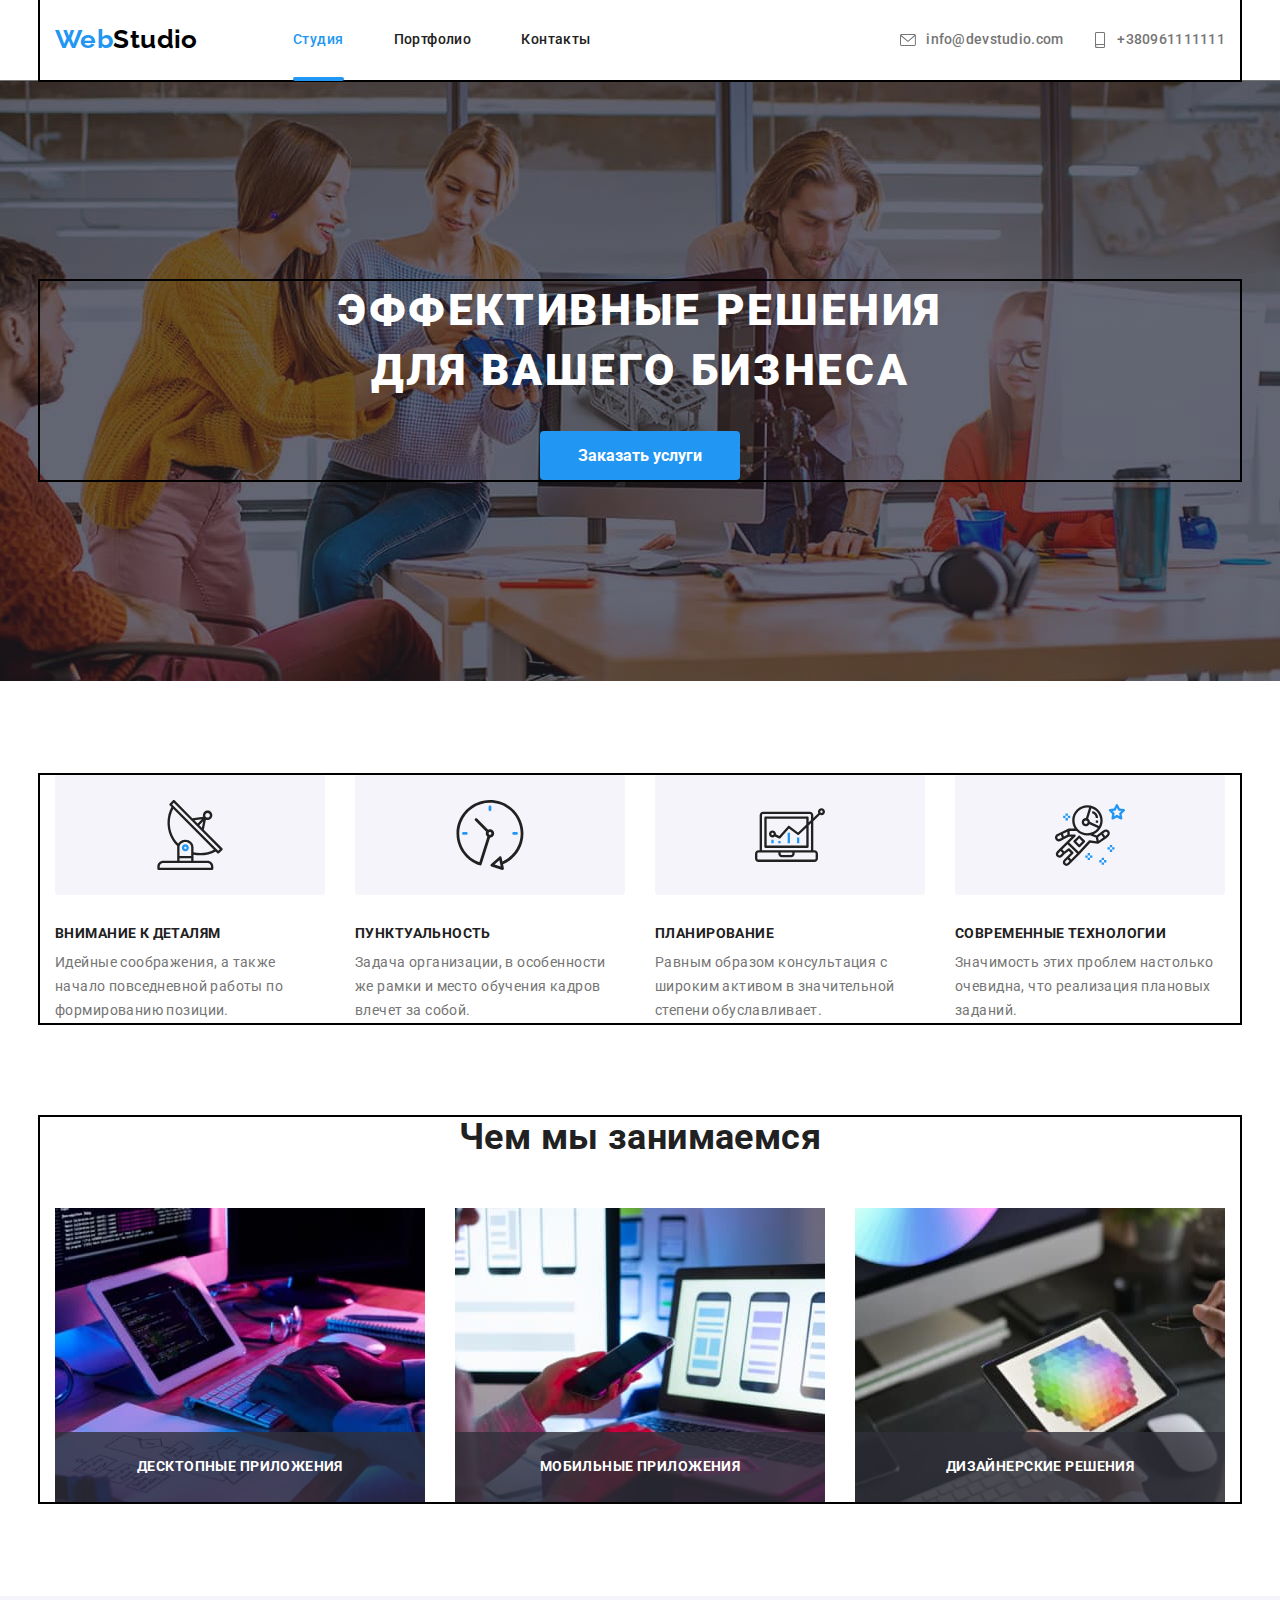
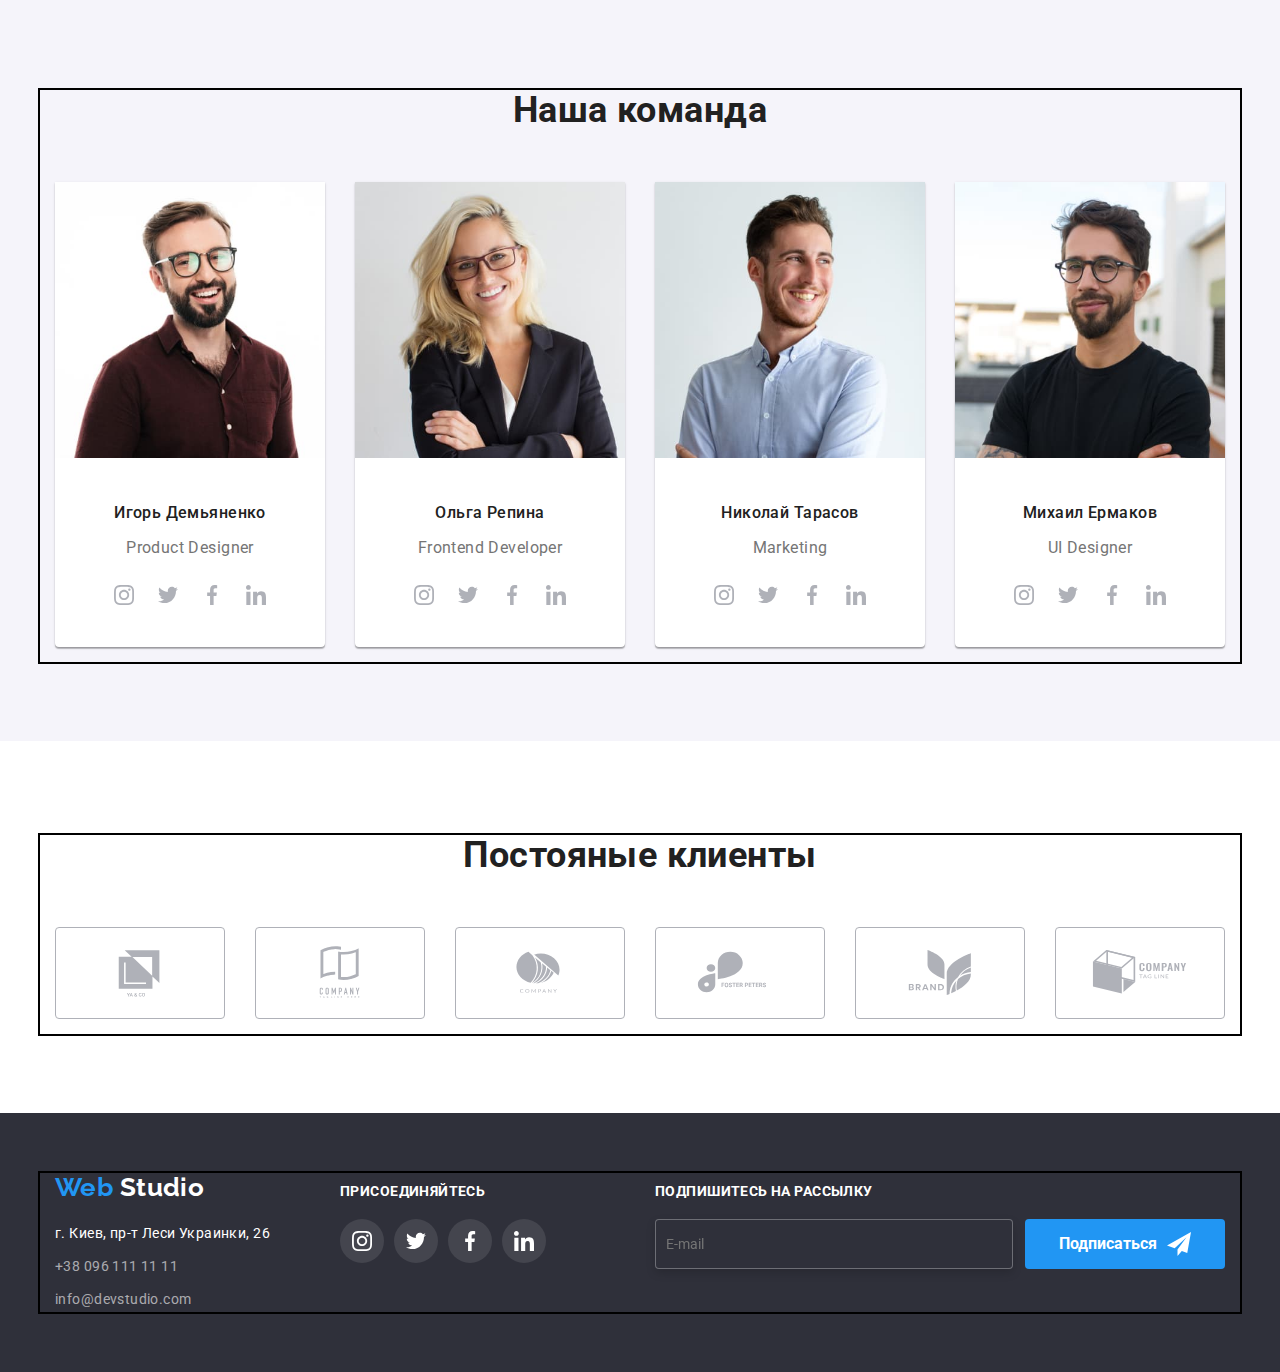
<file: index.html>
<!DOCTYPE html>
<html lang="ru">

<head>
  <meta charset="UTF-8" />
  <meta http-equiv="X-UA-Compatible" content="IE=edge" />
  <meta name="viewport" content="width=device-width, initial-scale=1.0" />
  <title>Студия</title>
  <link href="https://fonts.googleapis.com/css2?family=Raleway:wght@700&family=Roboto:wght@400;500;700;900&display=swap"
    rel="stylesheet" />
  <link rel="stylesheet"
    href="https://cdnjs.cloudflare.com/ajax/libs/modern-normalize/1.1.0/modern-normalize.min.css" />
  <link href="./css/main.min.css" rel="stylesheet" />
</head>

<body>
  <!-- Шапка сайта -->
  <header class="header">
    <div class="container header__nav">
      <a href="./" class="logo-link">
        <span class="logo-accent">Web</span>Studio </a>

      <div class="menu-container" id=menu-container data-menu>
        <nav class="container-nav">
          <ul class="site-nav list">
            <li class="site-nav__item"><a href="./index.html" class="site-nav__link current">Студия</a></li>
            <li class="site-nav__item"><a href="./portfolio.html" class="site-nav__link">Портфолио</a></li>
            <li class="site-nav__item"><a href="" class="site-nav__link">Контакты</a></li>
          </ul>
        </nav>
          <div class="auth-nav">
            <ul class="auth-nav__list list">
              <li class="auth-nav__item">
                <a href="info@devstudio.com" class="auth-nav__header-contact">
                  <svg class="nav-envelope"  width="16" height="14" >
                    <use href="./images/symbol-defs.svg#envelope"></use>
                  </svg>
                  info@devstudio.com</a>
              </li>
              <li class="auth-nav__item">
                <a href="tel:+380961111111" class="auth-nav__header-contact auth-nav__header-contact--mob">
                  <svg class="nav-smartphone"  width="14" height="16">
                    <use href="./images/symbol-defs.svg#smartphone"></use>
                  </svg>
                  +380961111111</a>
              </li>
            </ul>
            <ul class="social-nav">
              <li class="social-nav__item">
                <a class="social-nav__link" href="">Instagram</a>
              </li>
              <li class="social-nav__item">
                <a class="social-nav__link" href="">Twitter</a>
              </li>
              <li class="social-nav__item">
                <a class="social-nav__link" href="">Facebook</a>
              </li>
              <li class="social-nav__item">
                <a class="social-nav__link" href="">Linkedln</a>
              </li>
            </ul>
          </div>
      </div>

      <button type="button" class="menu-button" aria-expanded=false aria-controls="menu-container" data-menu-button>
        <svg width="40" height="40" aria-label="Переключатель мобильного меню">
          <use class=icon-menu href="./images/symbol-defs.svg#menu_40px"></use>
          <use class=icon-cross href="./images/symbol-defs.svg#close_40px"></use>
        </svg>
      </button>
    </div>
  </header>
  <!-- Основа -->
  <main>
    <section class="hero">
      <div class="hero__link">
        <div class="container">
          <h1 class="hero__title">Эффективные решения для вашего бизнеса</h1>
          <button data-modal-open type="button" class="hero__button">Заказать услуги</button>

        </div>
      </div>
    </section>
    <!-- секція 2 -->
    <section class="section-feature ">
      <div class="container">
        <h2 class="visually-hidden">Особенности</h2>
        <ul class="feature">
          <li class="feature__item">
            <div class="feature__icon">
              <svg class="icon" width="70" height="70">
                <use href="./images/symbol-defs.svg#antenna"></use>
              </svg>
            </div>
            <h3 class="feature__title">Внимание к деталям</h3>
            <p class="feature__text">
              Идейные соображения, а также начало повседневной работы по формированию позиции.
            </p>
          </li>
          <li class="feature__item">
            <div class="feature__icon">
              <svg class="icon" width="70" height="70">
                <use href="./images/symbol-defs.svg#clock"></use>
              </svg>
            </div>
            <h3 class="feature__title">Пунктуальность</h3>
            <p class="feature__text">
              Задача организации, в особенности же рамки и место обучения кадров влечет за собой.
            </p>
          </li>
          <li class="feature__item">
            <div class="feature__icon">
              <svg class="icon" width="70" height="70">
                <use href="./images/symbol-defs.svg#diagram"></use>
              </svg>
            </div>
            <h3 class="feature__title">Планирование</h3>
            <p class="feature__text">
              Равным образом консультация с широким активом в значительной степени обуславливает.
            </p>
          </li>
          <li class="feature__item">
            <div class="feature__icon">
              <svg class="icon" width="70" height="70">
                <use href="./images/symbol-defs.svg#astronaut"></use>
              </svg>
            </div>
            <h3 class="feature__title">Современные технологии</h3>
            <p class="feature__text">
              Значимость этих проблем настолько очевидна, что реализация плановых заданий.
            </p>
          </li>
        </ul>
      </div>
    </section>
    <!-- Чем мы занимаемся -->
    <section class="section-profession">
      <div class="container">
        <h2 class="section-profession__title">Чем мы занимаемся</h2>
        <ul class="profession-images">
          <li class="images-item">
            <img class="images-item__img" 
              srcset="./images/imagex2/service1.jpg 1x, ./images/imagex2/service1@2x.jpg 2x"
              src="./images/imagex2/service1.jpg" 
              alt="кодування" 
              width="370" />
            <div class="images-item__label">Десктопные приложения</div>
          </li>
          <li class="images-item">
            <img class="images-item__img" 
              srcset="./images/imagex2/service2.jpg 1x, ./images/imagex2/service2@2x.jpg 2x"
              src="./images/imagex2/service2.jpg" 
              alt="адаптация" width="370" />
            <div class="images-item__label">Мобильные приложения</div>
          </li>
          <li class="images-item">
            <img class="images-item__img" 
            srcset="./images/imagex2/service3.jpg 1x, ./images/imagex2/service3@2x.jpg 2x"
            src="./images/imagex2/service3.jpg" alt="дизайн" width="370" />
            <div class="images-item__label">дизайнерские решения</div>
          </li>
        </ul>
      </div>
    </section>
    <!-- Наша команда -->
    <section class="section-team">
      <div class="container">
        <h2 class="section-team__title">Наша команда</h2>
        <ul class="team-list">
          <li class="team-list__item">
            <img srcset="./images/imagex2/team1.jpg 1x, ./images/imagex2/team1@2x.jpg 2x"
            src="./images/imagex2/team1.jpg" alt="фото" width="270" />
            <div class="team-list__box">
              <h3 class="team-list__title">Игорь Демьяненко</h3>
              <p class="team-list__text">Product Designer</p>
              <ul class="team-web__list">
                <li class="team-web__item">
                  <a class="team-web__link" href="">
                    <svg class="team-web__icon" width="20" height="20">
                      <use href="./images/symbol-defs.svg#instagram"></use>
                    </svg>
                  </a>
                </li>
                <li class="team-web__item">
                  <a class="team-web__link" href="">
                    <svg class="team-web__icon" width="20" height="20">
                      <use href="./images/symbol-defs.svg#twiter"></use>
                    </svg>
                  </a>
                </li>
                <li class="team-web__item">
                  <a class="team-web__link" href="">
                    <svg class="team-web__icon" width="20" height="20">
                      <use href="./images/symbol-defs.svg#facebook"></use>
                    </svg>
                  </a>
                </li>
                <li class="team-web__item">
                  <a class="team-web__link" href="">
                    <svg class="team-web__icon" width="20" height="20">
                      <use href="./images/symbol-defs.svg#in"></use>
                    </svg>
                  </a>
                </li>
              </ul>
            </div>
          </li>
          <li class="team-list__item">
            <img srcset="./images/imagex2/team2.jpg 1x, ./images/imagex2/team2@2x.jpg 2x"
            src="./images/imagex2/team2.jpg" alt="фото" width="270" />
            <div class="team-list__box">
              <h3 class="team-list__title">Ольга Репина</h3>
              <p class="team-list__text">Frontend Developer</p>
              <ul class="team-web__list">
                <li class="team-web__item">
                  <a class="team-web__link" href="">
                    <svg class="team-web__icon" width="20" height="20">
                      <use href="./images/symbol-defs.svg#instagram"></use>
                    </svg>
                  </a>
                </li>
                <li class="team-web__item">
                  <a class="team-web__link" href="">
                    <svg class="team-web__icon" width="20" height="20">
                      <use href="./images/symbol-defs.svg#twiter"></use>
                    </svg>
                  </a>
                </li>
                <li class="team-web__item">
                  <a class="team-web__link" href="">
                    <svg class="team-web__icon" width="20" height="20">
                      <use href="./images/symbol-defs.svg#facebook"></use>
                    </svg>
                  </a>
                </li>
                <li class="team-web__item">
                  <a class="team-web__link" href="">
                    <svg class="team-web__icon" width="20" height="20">
                      <use href="./images/symbol-defs.svg#in"></use>
                    </svg>
                  </a>
                </li>
              </ul>
            </div>
          </li>
          <li class="team-list__item">
            <img srcset="./images/imagex2/team3.jpg 1x, ./images/imagex2/team3@2x.jpg 2x"
            src="./images/imagex2/team3.jpg" alt="фото" width="270" />
            <div class="team-list__box">
              <h3 class="team-list__title">Николай Тарасов</h3>
              <p class="team-list__text">Marketing</p>
              <ul class="team-web__list">
                <li class="team-web__item">
                  <a class="team-web__link" href="">
                    <svg class="team-web__icon" width="20" height="20">
                      <use href="./images/symbol-defs.svg#instagram"></use>
                    </svg>
                  </a>
                </li>
                <li class="team-web__item">
                  <a class="team-web__link" href="">
                    <svg class="team-web__icon" width="20" height="20">
                      <use href="./images/symbol-defs.svg#twiter"></use>
                    </svg>
                  </a>
                </li>
                <li class="team-web__item">
                  <a class="team-web__link" href="">
                    <svg class="team-web__icon" width="20" height="20">
                      <use href="./images/symbol-defs.svg#facebook"></use>
                    </svg>
                  </a>
                </li>
                <li class="team-web__item">
                  <a class="team-web__link" href="">
                    <svg class="team-web__icon" width="20" height="20">
                      <use href="./images/symbol-defs.svg#in"></use>
                    </svg>
                  </a>
                </li>
              </ul>
            </div>
          </li>
          <li class="team-list__item">
            <img srcset="./images/imagex2/team4.jpg 1x, ./images/imagex2/team4@2x.jpg 2x"
            src="./images/imagex2/team4.jpg" alt="фото" width="270" />
            <div class="team-list__box">
              <h3 class="team-list__title">Михаил Ермаков</h3>
              <p class="team-list__text">UI Designer</p>
              <ul class="team-web__list">
                <li class="team-web__item">
                  <a class="team-web__link" href="">
                    <svg class="team-web__icon" width="20" height="20">
                      <use href="./images/symbol-defs.svg#instagram"></use>
                    </svg>
                  </a>
                </li>
                <li class="team-web__item">
                  <a class="team-web__link" href="">
                    <svg class="team-web__icon" width="20" height="20">
                      <use href="./images/symbol-defs.svg#twiter"></use>
                    </svg>
                  </a>
                </li>
                <li class="team-web__item">
                  <a class="team-web__link" href="">
                    <svg class="team-web__icon" width="20" height="20">
                      <use href="./images/symbol-defs.svg#facebook"></use>
                    </svg>
                  </a>
                </li>
                <li class="team-web__item">
                  <a class="team-web__link" href="">
                    <svg class="team-web__icon" width="20" height="20">
                      <use href="./images/symbol-defs.svg#in"></use>
                    </svg>
                  </a>
                </li>
              </ul>
            </div>
          </li>
        </ul>
      </div>
    </section>
    <!--Постояные клиенты-->
    <section class="section-cliends">
      <div class="container">
        <h2 class="section-cliends__title">Постояные клиенты</h2>
        <ul class="cliends-list">
          <li class="cliends-list__item">
            <a class="cliends-link" href="">
              <svg class="cliends-link__icon" width="106" height="60">
                <use href="./images/symbol-defs.svg#Logo1"></use>
              </svg>
            </a>
          </li>
          <li class="cliends-list__item">
            <a class="cliends-link" href="">
              <svg class="cliends-link__icon" width="106" height="60">
                <use href="./images/symbol-defs.svg#Logo2"></use>
              </svg>
            </a>
          </li>
          <li class="cliends-list__item">
            <a class="cliends-link" href="">
              <svg class="cliends-link__icon" width="106" height="60">
                <use href="./images/symbol-defs.svg#Logo3"></use>
              </svg>
            </a>
          </li>
          <li class="cliends-list__item">
            <a class="cliends-link" href="">
              <svg class="cliends-link__icon" width="106" height="60">
                <use href="./images/symbol-defs.svg#Logo4"></use>
              </svg>
            </a>
          </li>
          <li class="cliends-list__item">
            <a class="cliends-link" href="">
              <svg class="cliends-link__icon" width="106" height="60">
                <use href="./images/symbol-defs.svg#Logo5"></use>
              </svg>
            </a>
          </li>
          <li class="cliends-list__item">
            <a class="cliends-link" href="">
              <svg class="cliends-link__icon" width="106" height="60">
                <use href="./images/symbol-defs.svg#Logo6"></use>
              </svg>
            </a>
          </li>
        </ul>
      </div>
    </section>
  </main>
  <footer class="footer">
    <div class="container footer-box">
      <div class="footer-tablet">
        <div class="address-box">
          <a href="./" class="logo-link">
            <span class="logo-accent">Web</span>
            <span class="footer__logo">Studio</span>
          </a>
          <address class="footer__address">
            <ul class="address-list list">
              <li class="address-list__item">
                <a href="https://www.google.com.ua/maps/place/%D0%B1%D1%83%D0%BB%D1%8C%D0%B2%D0%B0%D1%80+%D0%9B%D0%B5%D1%81%D1%96+%D0%A3%D0%BA%D1%80%D0%B0%D1%97%D0%BD%D0%BA%D0%B8,+26,+%D0%9A%D0%B8%D1%97%D0%B2,+02000/@50.4265807,30.5361971,17z/data=!3m1!4b1!4m5!3m4!1s0x40d4cf0e033ecbe9:0x57a4dffefec77da0!8m2!3d50.4265807!4d30.5383858"
                  target="_blank" rel="noopener noreferrer" class="address-list__link">г. Киев, пр-т Леси Украинки,
                  26</a>
              </li>
              <li class="address-list__item">
                <a href="tel:+380961111111" class="address-list__contacts">+38 096 111 11 11</a>
              </li>
              <li class="address-list__item">
                <a href="mailto:info@devstudio.com" class="address-list__contacts">info@devstudio.com</a>
              </li>
            </ul>
          </address>
        </div>
        <div class="join-box">
          <h2 class="join-box__title">Присоединяйтесь</h2>
          <ul class="join-box__list">
            <li>
              <a class="join-box__link" href="">
                <svg class="join-box__icon" width="20" height="20">
                  <use href="./images/symbol-defs.svg#instagram"></use>
                </svg>
              </a>
            </li>
            <li>
              <a class="join-box__link" href="">
                <svg class="join-box__icon" width="20" height="20">
                  <use href="./images/symbol-defs.svg#twiter"></use>
                </svg>
              </a>
            </li>
            <li>
              <a class="join-box__link" href="">
                <svg class="join-box__icon" width="20" height="20">
                  <use href="./images/symbol-defs.svg#facebook"></use>
                </svg>
              </a>
            </li>
            <li>
              <a class="join-box__link" href="">
                <svg class="join-box__icon" width="20" height="20">
                  <use href="./images/symbol-defs.svg#in"></use>
                </svg>
              </a>
            </li>
          </ul>
        </div>
      </div>
      <div class="footer-submit">
        <h2 class="submit-title">Подпишитесь на рассылку</h2>

        <form class="submit-form">
          <div class="submit-box">
            <label for="submit-label"></label>
            <input class="submit-input" type="email" name="mail" id="mail" placeholder="E-mail">
        </form>
        <button tupe="submit" class="submit-button">Подписаться
          <svg class="submit-icon" width="24" height="24">
            <use href="./images/symbol-defs.svg#iconsend"></use>
          </svg>
        </button>
      </div>
    </div>
    </div>
  </footer>
  <div class="backdrop is-hidden" data-modal>
    <div class="modal">
      <button data-modal-close class="modal-close">
        <svg class="modal-icon" width="11" height="11">
          <use href="./images/symbol-defs.svg#clouse">
          </use>
        </svg>
      </button>
      <div class="modal-box">
        <h2 class="modal-box__title">Оставьте свои даные, мы вам перезвоним</h2>
        <form class="form" name="signup_form">

          <label class="form__label">
            <span class="form__tag">Имя</span>
            <div class="input-wrapper">
              <input class="form__input" name="name" type="name" required />
              <svg class="form__icon" width="18" height="18">
                <use href="./images/symbol-defs.svg#person"></use>
              </svg>
            </div>
          </label>
          <label class="form__label">
            <span class="form__tag">Телефон</span>
            <div class="input-wrapper">
              <input class="form__input" name="tel" type="tel" required>
              <svg class="form__icon" width="18" height="18">
                <use href="./images/symbol-defs.svg#phone"></use>
              </svg>
            </div>
          </label>
          <label class="form__label">
            <span class="form__tag">Пошта </span>
            <div class="input-wrapper">
              <input class="form__input" name="email" type="email" required>
              <svg class="form__icon" width="18" height="18">
                <use href="./images/symbol-defs.svg#email"></use>
              </svg>
            </div>
          </label>

          <label class="form__comment">
            <span class="form__tag">Коментарий</span>
            <textarea class="form__textarea" name="message" placeholder="Введите текст"></textarea>
          </label>

          <!-- <div class="checkbox"> -->
          <label class="checkbox-label">
            <input class="checkbox-field" type="checkbox" name="" value="">
            <span class="fake">
              <svg class="checkbox-icon" width="16" height="15">
                <use href="./images/symbol-defs.svg#Vectorr"></use>
              </svg>
              Соглашаюсь с рассылкой и принимаю&nbsp<a href="" class="checkbox-title">Условия договора</a>
            </span>
          </label>
          <!-- </div> -->
          <button class="form__button" tupe="submit">Отправить</button>
        </form>
      </div>
    </div>
  </div>
  <script src="./js/modal.js"></script>
  <script src="./js/menu.js"></script>
</body>

</html>
</file>
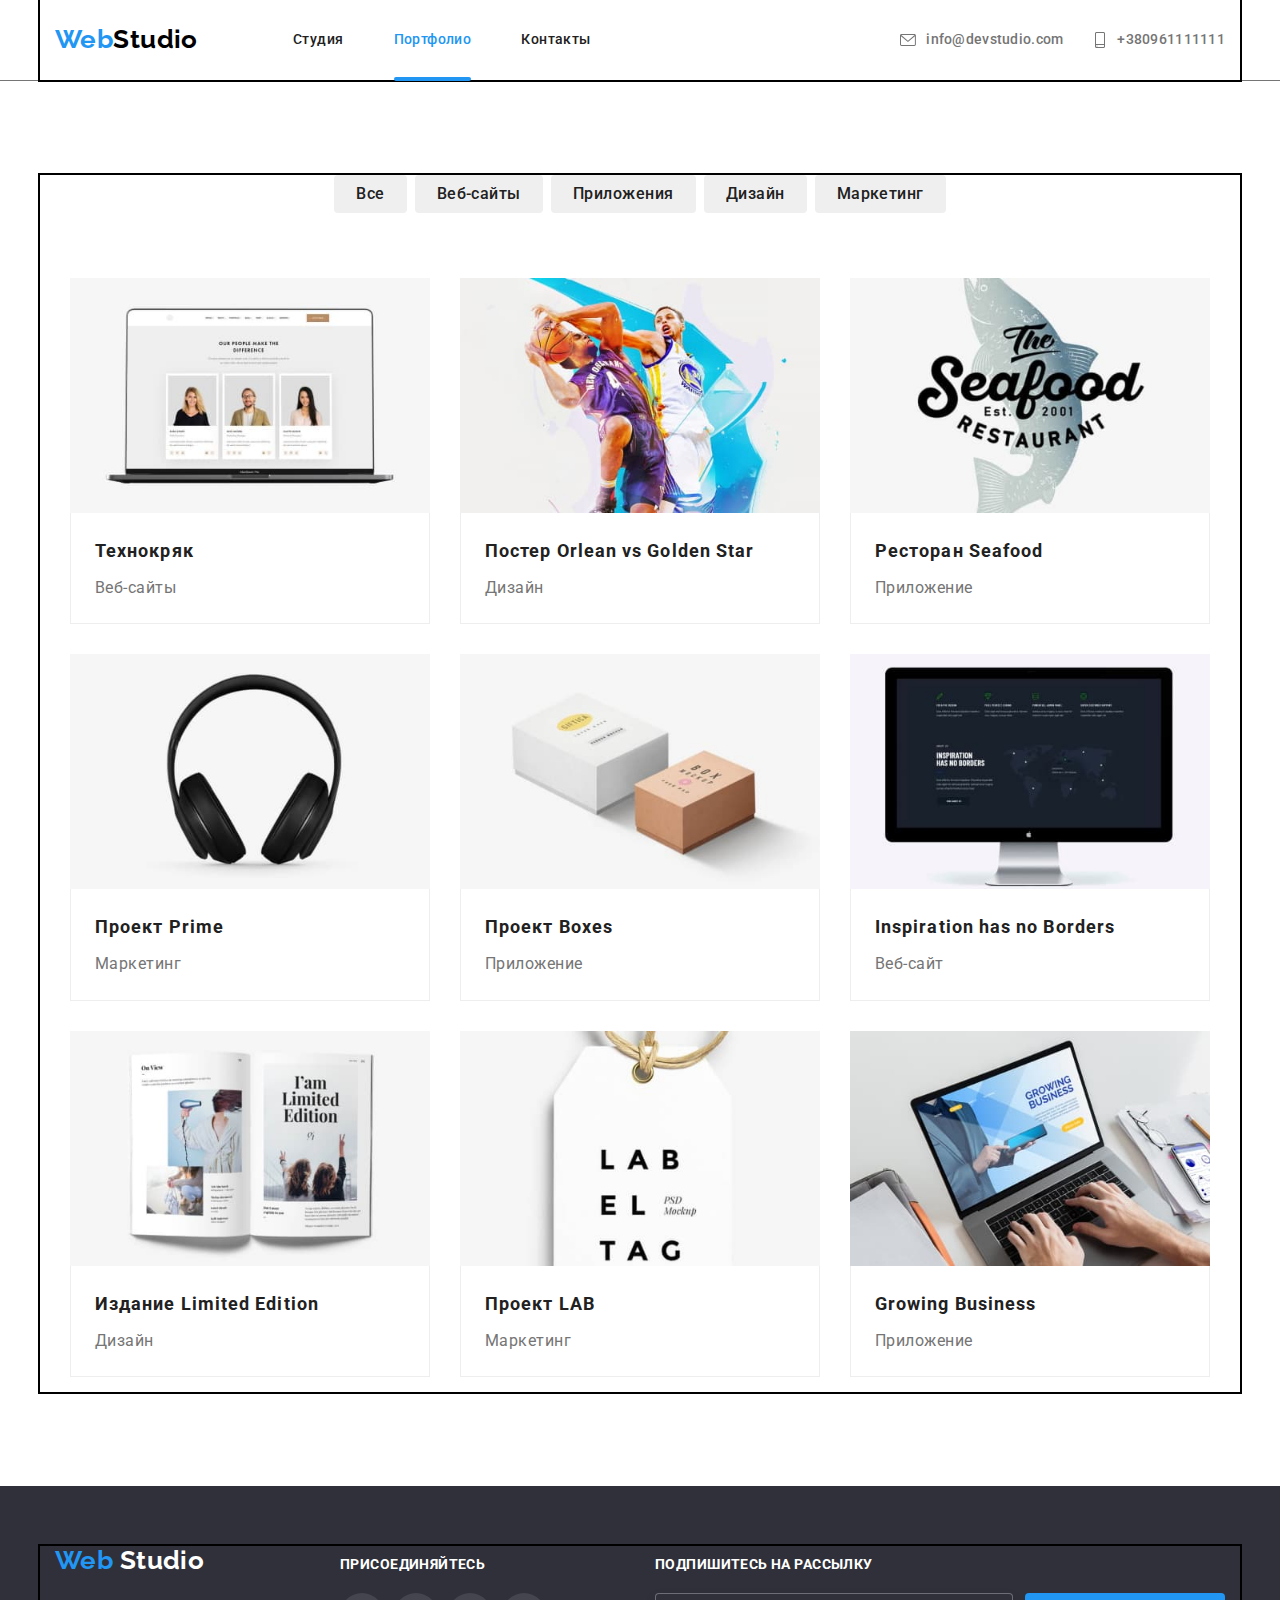
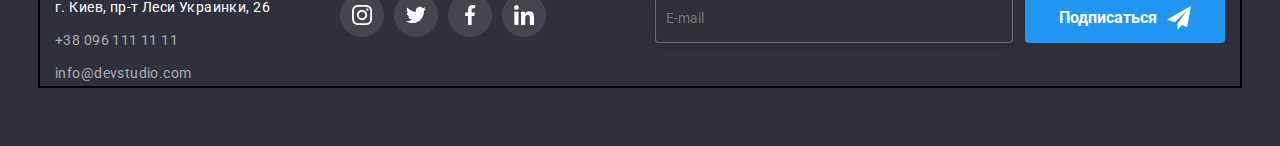
<file: portfolio.html>
<!DOCTYPE html>
<html lang="ru">
  <head>
    <meta charset="UTF-8" />
    <meta http-equiv="X-UA-Compatible" content="IE=edge" />
    <meta name="viewport" content="width=device-width, initial-scale=1.0" />
    <title>Портфолио</title>
    <link
      href="https://fonts.googleapis.com/css2?family=Raleway:wght@700&family=Roboto:wght@400;500;700;900&display=swap"
      rel="stylesheet"
    />
    <link
      rel="stylesheet"
      href="https://cdnjs.cloudflare.com/ajax/libs/modern-normalize/1.1.0/modern-normalize.min.css"
    />
    <link href="./css/main.min.css" rel="stylesheet" />
  </head>
  <body>
    <!-- Шапка сайта -->
  <header class="header">
    <div class="container header__nav">
      <a href="./" class="logo-link">
        <span class="logo-accent">Web</span>Studio </a>

      <div class="menu-container" id=menu-container data-menu>
        <nav class="container-nav">
          <ul class="site-nav list">
            <li class="site-nav__item"><a href="./index.html" class="site-nav__link ">Студия</a></li>
            <li class="site-nav__item"><a href="./portfolio.html" class="site-nav__link current">Портфолио</a></li>
            <li class="site-nav__item"><a href="" class="site-nav__link">Контакты</a></li>
          </ul>
        </nav>
          <div class="auth-nav">
            <ul class="auth-nav__list list">
              <li class="auth-nav__item">
                <a href="info@devstudio.com" class="auth-nav__header-contact">
                  <svg class="nav-envelope"  width="16" height="14" >
                    <use href="./images/symbol-defs.svg#envelope"></use>
                  </svg>
                  info@devstudio.com</a>
              </li>
              <li class="auth-nav__item">
                <a href="tel:+380961111111" class="auth-nav__header-contact auth-nav__header-contact--mob">
                  <svg class="nav-smartphone"  width="14" height="16">
                    <use href="./images/symbol-defs.svg#smartphone"></use>
                  </svg>
                  +380961111111</a>
              </li>
            </ul>
            <ul class="social-nav">
              <li class="social-nav__item">
                <a class="social-nav__link" href="">Instagram</a>
              </li>
              <li class="social-nav__item">
                <a class="social-nav__link" href="">Twitter</a>
              </li>
              <li class="social-nav__item">
                <a class="social-nav__link" href="">Facebook</a>
              </li>
              <li class="social-nav__item">
                <a class="social-nav__link" href="">Linkedln</a>
              </li>
            </ul>
          </div>
      </div>

      <button type="button" class="menu-button" aria-expanded=false aria-controls="menu-container" data-menu-button>
        <svg width="40" height="40" aria-label="Переключатель мобильного меню">
          <use class=icon-menu href="./images/symbol-defs.svg#menu_40px"></use>
          <use class=icon-cross href="./images/symbol-defs.svg#close_40px"></use>
        </svg>
      </button>
    </div>
  </header>
    <!-- Основна -->
    <main>
      <section class="section-filters">
        <div class="container">
          <h1 class="visually-hidden">Основные кнопки</h1>
          <ul class="filters list">
            <li class="filters__item">
              <button type="button" class="filters__button">Все</button>
            </li>
            <li class="filters__item">
              <button type="button" class="filters__button">Веб-сайты</button>
            </li>
            <li class="filters__item">
              <button type="button" class="filters__button">Приложения</button>
            </li>
            <li class="filters__item">
              <button type="button" class="filters__button">Дизайн</button>
            </li>
            <li class="filters__item">
              <button type="button" class="filters__button">Маркетинг</button>
            </li>
          </ul>
          <h2 class="visually-hidden">Проекты</h2>
          <ul class="project">
            <li class="project__item">
              <a class="project__card" href="">
                <div class="project--relative">
                  <img srcset="./images/imagex2/card1.jpg 1x, ./images/imagex2/card1@2x.jpg 2x"
                  src="./images/imagex2/card1.jpg" alt="картинка" width="370" class="project__img" />
                  <p class="project__text"> Ресурс предлагает комплексные предложения с разным уровнем функционала и сервисов. Все это позволит посетителю получить исчерпывающие сведения о компании или частном лице.</p>
                </div>
              <div class="project-description">
                <h3 class="project-description__title">Технокряк</h3>
                <p class="project-description__text">Веб-сайты</p>
              </div>
              </a>
            </li>
            <li class="project__item">
              <a class="project__card" href="">
                <div class="project--relative">
              <img srcset="./images/imagex2/card2.jpg 1x, ./images/imagex2/card2@2x.jpg 2x"
              src="./images/imagex2/card2.jpg" alt="баскетболл" width="370" class="project__img" />
              <p class="project__text"> Ресурс предлагает комплексные предложения с разным уровнем функционала и сервисов. Все это позволит посетителю получить исчерпывающие сведения о компании или частном лице.</p>
                </div>
              <div class="project-description">
                <h3 class="project-description__title">Постер Orlean vs Golden Star</h3>
                <p class="project-description__text">Дизайн</p>
              </div>
              </a>
            </li>
            <li class="project__item">
              <a class="project__card" href="">
                <div class="project--relative">
              <img srcset="./images/imagex2/card3.jpg 1x, ./images/imagex2/card3@2x.jpg 2x"
              src="./images/imagex2/card3.jpg" alt="Ресторан" width="370" class="project__img" />
              <p class="project__text"> Ресурс предлагает комплексные предложения с разным уровнем функционала и сервисов. Все это позволит посетителю получить исчерпывающие сведения о компании или частном лице.</p>
                </div>
              <div class="project-description">
                <h3 class="project-description__title">Ресторан Seafood</h3>
                <p class="project-description__text">Приложение</p>
              </div>
              </a>
            </li>
            <li class="project__item">
              <a class="project__card" href="">
                <div class="project--relative">
              <img srcset="./images/imagex2/card4.jpg 1x, ./images/imagex2/card4@2x.jpg 2x"
              src="./images/imagex2/card4.jpg" alt="Наушники" width="370" class="project__img" />
              <p class="project__text"> Ресурс предлагает комплексные предложения с разным уровнем функционала и сервисов. Все это позволит посетителю получить исчерпывающие сведения о компании или частном лице.</p>
                </div>
              <div class="project-description">
                <h3 class="project-description__title">Проект Prime</h3>
                <p class="project-description__text">Маркетинг</p>
              </div>
              </a>
            </li>
            <li class="project__item">
              <a class="project__card" href="">
                <div class="project--relative">
              <img srcset="./images/imagex2/card5.jpg 1x, ./images/imagex2/card5@2x.jpg 2x"
              src="./images/imagex2/card5.jpg" alt="Боксы" width="370" class="project__img" />
              <p class="project__text"> Ресурс предлагает комплексные предложения с разным уровнем функционала и сервисов. Все это позволит посетителю получить исчерпывающие сведения о компании или частном лице.</p>
                </div>
              <div class="project-description">
                <h3 class="project-description__title">Проект Boxes</h3>
                <p class="project-description__text">Приложение</p>
              </div>
              </a>
            </li>
            <li class="project__item">
              <a class="project__card" href="">
                <div class="project--relative">
              <img srcset="./images/imagex2/card6.jpg 1x, ./images/imagex2/card6@2x.jpg 2x"
              src="./images/imagex2/card6.jpg" alt="Монитор" width="370" class="project__img" />
              <p class="project__text"> Ресурс предлагает комплексные предложения с разным уровнем функционала и сервисов. Все это позволит посетителю получить исчерпывающие сведения о компании или частном лице.</p>
                </div>
              <div class="project-description">
                <h3 class="project-description__title">Inspiration has no Borders</h3>
                <p class="project-description__text">Веб-сайт</p>
              </div>
              </a>
            </li>
            <li class="project__item">
              <a class="project__card" href="">
                <div class="project--relative">
              <img srcset="./images/imagex2/card7.jpg 1x, ./images/imagex2/card7@2x.jpg 2x"
              src="./images/imagex2/card7.jpg" alt="Книга" width="370" class="project__img" />
              <p class="project__text"> Ресурс предлагает комплексные предложения с разным уровнем функционала и сервисов. Все это позволит посетителю получить исчерпывающие сведения о компании или частном лице.</p>
                </div>
              <div class="project-description">
                <h3 class="project-description__title">Издание Limited Edition</h3>
                <p class="project-description__text">Дизайн</p>
              </div>
              </a>
            </li>
            <li class="project__item">
              <a class="project__card" href="">
                <div class="project--relative">
              <img srcset="./images/imagex2/card8.jpg 1x, ./images/imagex2/card8@2x.jpg 2x"
              src="./images/imagex2/card8.jpg" alt="Лейба" width="370" class="project__img" />
              <p class="project__text"> Ресурс предлагает комплексные предложения с разным уровнем функционала и сервисов. Все это позволит посетителю получить исчерпывающие сведения о компании или частном лице.</p>
                </div>
              <div class="project-description">
                <h3 class="project-description__title">Проект LAB</h3>
                <p class="project-description__text">Маркетинг</p>
              </div>
              </a>
            </li>
            <li class="project__item">
              <a class="project__card" href="">
                <div class="project--relative">
              <img srcset="./images/imagex2/card9.jpg 1x, ./images/imagex2/card9@2x.jpg 2x"
              src="./images/imagex2/card9.jpg" alt="Ноутбук" width="370" class="project__img" />
              <p class="project__text"> Ресурс предлагает комплексные предложения с разным уровнем функционала и сервисов. Все это позволит посетителю получить исчерпывающие сведения о компании или частном лице.</p>
                </div>
              <div class="project-description">
                <h3 class="project-description__title">Growing Business</h3>
                <p class="project-description__text">Приложение</p>
              </div>
              </a>
            </li>
          </ul>
        </div>
      </section>
    </main>
  <footer class="footer">
    <div class="container footer-box">
      <div class="footer-tablet">
        <div class="address-box">
          <a href="./" class="logo-link">
            <span class="logo-accent">Web</span>
            <span class="footer__logo">Studio</span>
          </a>
          <address class="footer__address">
            <ul class="address-list list">
              <li class="address-list__item">
                <a href="https://www.google.com.ua/maps/place/%D0%B1%D1%83%D0%BB%D1%8C%D0%B2%D0%B0%D1%80+%D0%9B%D0%B5%D1%81%D1%96+%D0%A3%D0%BA%D1%80%D0%B0%D1%97%D0%BD%D0%BA%D0%B8,+26,+%D0%9A%D0%B8%D1%97%D0%B2,+02000/@50.4265807,30.5361971,17z/data=!3m1!4b1!4m5!3m4!1s0x40d4cf0e033ecbe9:0x57a4dffefec77da0!8m2!3d50.4265807!4d30.5383858"
                  target="_blank" rel="noopener noreferrer" class="address-list__link">г. Киев, пр-т Леси Украинки,
                  26</a>
              </li>
              <li class="address-list__item">
                <a href="tel:+380961111111" class="address-list__contacts">+38 096 111 11 11</a>
              </li>
              <li class="address-list__item">
                <a href="mailto:info@devstudio.com" class="address-list__contacts">info@devstudio.com</a>
              </li>
            </ul>
          </address>
        </div>
        <div class="join-box">
          <h2 class="join-box__title">Присоединяйтесь</h2>
          <ul class="join-box__list">
            <li>
              <a class="join-box__link" href="">
                <svg class="join-box__icon" width="20" height="20">
                  <use href="./images/symbol-defs.svg#instagram"></use>
                </svg>
              </a>
            </li>
            <li>
              <a class="join-box__link" href="">
                <svg class="join-box__icon" width="20" height="20">
                  <use href="./images/symbol-defs.svg#twiter"></use>
                </svg>
              </a>
            </li>
            <li>
              <a class="join-box__link" href="">
                <svg class="join-box__icon" width="20" height="20">
                  <use href="./images/symbol-defs.svg#facebook"></use>
                </svg>
              </a>
            </li>
            <li>
              <a class="join-box__link" href="">
                <svg class="join-box__icon" width="20" height="20">
                  <use href="./images/symbol-defs.svg#in"></use>
                </svg>
              </a>
            </li>
          </ul>
        </div>
      </div>
      <div class="footer-submit">
        <h2 class="submit-title">Подпишитесь на рассылку</h2>

        <form class="submit-form">
          <div class="submit-box">
            <label for="submit-label"></label>
            <input class="submit-input" type="email" name="mail" id="mail" placeholder="E-mail">
        </form>
        <button tupe="submit" class="submit-button">Подписаться
          <svg class="submit-icon" width="24" height="24">
            <use href="./images/symbol-defs.svg#iconsend"></use>
          </svg>
        </button>
      </div>
    </div>
    </div>
  </footer>
  <script src="./js/menu.js"></script>
  </body>
</html>
</file>
<file: css/main.min.css>
:root{--primary-text-color: #757575;--primary-bg-color: #FFFFFF;--white-color: #ffffff;--logo-color: #000000;--secont-text-color: #212121;--accent-color: #2196F3;--accent-bg-color: #2196F3;--secont-bg-color: #2F303A;--third-text-color: rgba(255, 255, 255, 0.6);--description-color: #EEEEEE;--hero-bg-color: rgba(47, 48, 58, 0.4);--feature-icon-color: #F5F4FA;--wabs-iconhover-color: #FFFFFF;--web-icon-color: #AFB1B8;--timing-function: cubic-bezier(0.4, 0, 0.2, 1);--item-engaged-image: rgba(47, 48, 58, 0.8)}html{box-sizing:border-box}*,*::before,*::after{box-sizing:inherit}body{color:var(--primary-text-color);background-color:var(--primary-bg-color);font-family:"Roboto",sans-serif;letter-spacing:.03em;font-size:14px}img{width:100%;height:auto;display:block}ul{list-style:none}.list{margin:0;padding:0;list-style:none}.container{margin-left:auto;margin-right:auto;outline:2px solid #000;padding-right:15px;padding-left:15px}.visually-hidden{position:absolute;width:1px;height:1px;margin:-1px;border:0;padding:0;white-space:nowrap;clip-path:inset(100%);clip:rect(0 0 0 0);overflow:hidden}@media screen and (max-width: 767px){.container{max-width:480px}.section-profession{display:none}}@media screen and (min-width: 768px)and (max-width: 1199px){.container{width:768px}.section-profession{display:none}}@media screen and (min-width: 1200px){.container{width:1200px}}.header{border-bottom:1px solid;position:relative}.header__nav{display:flex;align-items:center}@media screen and (max-width: 767px){.header__nav{height:60px;justify-content:space-between}}@media screen and (min-width: 768px)and (max-width: 1199px){.header__nav{height:80px}}@media screen and (min-width: 1200px){.header__nav{height:80px}}.logo-link{width:145px;color:var(--logo-color);font-weight:700;font-size:26px;text-decoration:none;font-family:"Raleway"}@media screen and (max-width: 767px){.logo-link{font-size:24px;line-height:1.37}}@media screen and (min-width: 768px)and (max-width: 1199px){.logo-link{font-size:24px;line-height:1.37}}.logo-accent{color:var(--accent-color)}@media screen and (max-width: 767px){.logo-accent{font-size:24px;line-height:1.37}}@media screen and (min-width: 768px)and (max-width: 1199px){.logo-accent{font-size:24px;line-height:1.37}}@media screen and (max-width: 767px){.container-nav{display:flex;flex-grow:1;margin-bottom:50px}}@media screen and (min-width: 768px)and (max-width: 1199px){.container-nav{margin-left:88px}}.site-nav{margin-top:0;margin-bottom:0}@media screen and (min-width: 768px)and (max-width: 1199px){.site-nav{display:flex}}@media screen and (min-width: 1200px){.site-nav{display:flex;margin-left:93px}}.site-nav__link:hover,.site-nav__link:focus{color:var(--accent-color)}@media screen and (max-width: 767px){.site-nav__item:not(:last-child){margin-bottom:32px}}@media screen and (min-width: 768px)and (max-width: 1199px){.site-nav__item:not(:last-child){margin-right:50px}}@media screen and (min-width: 1200px){.site-nav__item:not(:last-child){margin-right:50px}}.site-nav__link{display:block;color:var(--secont-text-color);font-weight:500;text-decoration:none;transition:color 250ms var(--timing-function)}@media screen and (max-width: 767px){.site-nav__link{font-size:40px;line-height:1.17}}@media screen and (min-width: 768px){.site-nav__link{padding-top:32px;padding-bottom:32px}}@media screen and (min-width: 768px)and (max-width: 1199px){.site-nav__link{font-size:14px;line-height:1.14;padding:32px 0}}@media screen and (min-width: 1200px){.site-nav__link{font-size:14px;line-height:1.14;padding:32px 0}}.auth-nav{display:flex}@media screen and (max-width: 767px){.auth-nav{flex-direction:column}}@media screen and (min-width: 768px)and (max-width: 1199px){.auth-nav{flex-direction:column;gap:10px;justify-content:left}}.auth-nav__list{margin-top:0;margin-bottom:0}@media screen and (max-width: 767px){.auth-nav__list{display:flex;flex-direction:column-reverse;margin-bottom:64px}}@media screen and (min-width: 1200px){.auth-nav__list{display:flex}}.nav-smartphone{margin-right:10px;fill:currentColor}@media screen and (max-width: 767px){.nav-smartphone{display:none}}.nav-envelope{margin-right:10px;fill:currentColor}@media screen and (max-width: 767px){.nav-envelope{display:none}}@media screen and (max-width: 767px){.auth-nav__item:not(:last-child){margin-top:32px}}@media screen and (min-width: 768px)and (max-width: 1199px){.auth-nav__item:not(:last-child){margin-bottom:10px}}@media screen and (min-width: 1200px){.auth-nav__item:not(:last-child){margin-right:30px}}.auth-nav__header-contact{color:var(--primary-text-color);font-weight:500;text-decoration:none;font-size:14px;line-height:1.14;letter-spacing:.02em;transition:opacity 250ms cubic-bezier(0.4, 0, 0.2, 1),color 250ms cubic-bezier(0.4, 0, 0.2, 1)}.auth-nav__header-contact:hover,.auth-nav__header-contact:focus{color:var(--accent-color);opacity:1}@media screen and (max-width: 767px){.auth-nav__header-contact{font-size:34px;line-height:40px;font-size:24px;line-height:28px}}@media screen and (min-width: 768px){.auth-nav__header-contact{display:flex;align-items:center}}@media screen and (min-width: 768px)and (max-width: 1199px){.auth-nav__header-contact{font-size:12px;line-height:14px;display:flex;align-items:center}}@media screen and (max-width: 767px){.auth-nav__header-contact--mob{font-size:34px;line-height:40px;color:#2196f3}}.site-nav__link.current{color:var(--accent-color)}.current{position:relative;color:var(--accent-color)}@media screen and (min-width: 768px){.current::after{content:"";position:absolute;left:0;bottom:-1px;display:inline-block;width:100%;height:4px;border-radius:2px;background-color:var(--accent-color)}}@media screen and (max-width: 767px){.social-nav{display:flex;flex-wrap:wrap;gap:10px;margin:0;padding:0;list-style:none}}@media screen and (min-width: 768px){.social-nav{display:none}}@media screen and (min-width: 1200px){.social-nav{display:none}}@media screen and (max-width: 767px){.social-nav__item:not(:last-child){padding-right:10px;border-right:1px solid rgba(33,33,33,.2)}}@media screen and (max-width: 768px){.social-nav__link{color:var(--accent-color);font-weight:500;font-size:18px;line-height:1.22;text-decoration:none}}.hero__link{margin-left:auto;margin-right:auto;max-width:1600px;height:600px;padding-top:200px;padding-bottom:200px;background-color:var(--secont-bg-color);text-align:center;background-image:linear-gradient(to right, rgba(47, 48, 58, 0.4), rgba(47, 48, 58, 0.4)),url("../images/heroImg.jpg");background-repeat:no-repeat;background-position:center;background-size:cover}@media screen and (max-width: 767px){.hero__link{max-width:480px;background-image:linear-gradient(to right, rgba(47, 48, 58, 0.4), rgba(47, 48, 58, 0.4)),url("/images/imagex2/hero-mob.jpg")}}@media screen and (max-width: 767px)and (min-device-pixel-ratio: 2),screen and (max-width: 767px)and (-webkit-min-device-pixel-ratio: 2),screen and (max-width: 767px)and (min-resolution: 192dpi),screen and (max-width: 767px)and (min-resolution: 2dppx){.hero__link{background-image:linear-gradient(to right, rgba(47, 48, 58, 0.4), rgba(47, 48, 58, 0.4)),url("/images/imagex2/hero-mob@2x.jpg")}}@media screen and (min-width: 768px)and (max-width: 1199px){.hero__link{max-width:768px;padding-top:118px;padding-bottom:118px;height:auto;background-image:linear-gradient(to right, rgba(47, 48, 58, 0.4), rgba(47, 48, 58, 0.4)),url("/images/imagex2/hero-tablet.jpg")}}@media screen and (min-width: 768px)and (max-width: 1199px)and (min-device-pixel-ratio: 2),screen and (min-width: 768px)and (max-width: 1199px)and (-webkit-min-device-pixel-ratio: 2),screen and (min-width: 768px)and (max-width: 1199px)and (min-resolution: 192dpi),screen and (min-width: 768px)and (max-width: 1199px)and (min-resolution: 2dppx){.hero__link{background-image:linear-gradient(to right, rgba(47, 48, 58, 0.4), rgba(47, 48, 58, 0.4)),url("/images/imagex2/hero-tablet@2x.jpg")}}@media screen and (min-width: 1200px){.hero__link{max-width:1600px;height:600px;padding-top:200px;padding-bottom:200px;background-image:linear-gradient(to right, rgba(47, 48, 58, 0.4), rgba(47, 48, 58, 0.4)),url("/images/imagex2/hero-pc.jpg")}}@media screen and (min-width: 1200px)and (min-device-pixel-ratio: 2),screen and (min-width: 1200px)and (-webkit-min-device-pixel-ratio: 2),screen and (min-width: 1200px)and (min-resolution: 192dpi),screen and (min-width: 1200px)and (min-resolution: 2dppx){.hero__link{background-image:linear-gradient(to right, rgba(47, 48, 58, 0.4), rgba(47, 48, 58, 0.4)),url("/images/imagex2/hero-pc@2x.jpg")}}.hero__title{margin-left:auto;margin-right:auto;margin-top:0;margin-bottom:30px;line-height:1.36;letter-spacing:.06em;color:var(--white-color);font-weight:900;font-size:44px;text-transform:uppercase}@media screen and (max-width: 767px){.hero__title{max-width:360px;left:60px;top:178px;font-weight:900;font-size:26px;line-height:1.6;text-align:center;letter-spacing:.06em;text-transform:uppercase}}@media screen and (min-width: 768px)and (max-width: 1199px){.hero__title{max-width:360px;left:60px;top:178px;font-weight:900;font-size:26px;line-height:1.6;text-align:center;letter-spacing:.06em;text-transform:uppercase}}@media screen and (min-width: 1200px){.hero__title{width:696px}}.hero__button{border-radius:4px;padding:10px 32px;min-width:200px;border:none;color:var(--white-color);background-color:var(--accent-color);font-weight:700;font-size:16px;line-height:1.86;cursor:pointer;font-family:inherit;text-align:center}.backdrop{position:fixed;top:0;left:0;width:100%;height:100%;background-color:rgba(0,0,0,.2);transition:opacity 250ms cubic-bezier(0.4, 0, 0.2, 1);overflow-y:scroll}.backdrop.is-hidden{visibility:hidden;opacity:0;pointer-events:none}.modal{position:absolute;top:50%;left:50%;transform:translate(-50%, -50%);width:528px;height:581px;background-color:#fff}@media screen and (max-width: 767px){.modal{width:450px;height:609px}}@media screen and (min-width: 768px)and (max-width: 1199px){.modal{width:450px}}.modal-close{z-index:1;display:flex;justify-content:center;align-items:center;position:fixed;top:8px;right:8px;width:30px;height:30px;border:1px solid rgba(0,0,0,.1);border-radius:50%;background:#fff;cursor:pointer;transition:fill 250ms var(--timing-function)}.modal-close:hover .modal-icon{fill:var(--accent-color)}.modal-icon{fill:#000;transition:fill 250ms var(--timing-function)}.modal-box{position:absolute;top:50%;left:50%;padding:40px;transform:translate(-50%, -50%);width:528px;min-height:581px}@media screen and (max-width: 767px){.modal-box{max-width:450px;min-height:609px}}@media screen and (min-width: 768px)and (max-width: 1199px){.modal-box{width:450px;height:609px;padding:40px}}.modal-box__title{margin:0;margin-bottom:12px;font-size:20px;line-height:1.15;text-align:center;letter-spacing:.03em;color:var(--secont-text-color)}@media screen and (max-width: 767px){.modal-box__title{line-height:1.5}}@media screen and (min-width: 768px)and (max-width: 1199px){.modal-box__title{line-height:1.5}}.form{margin-left:auto;margin-right:auto;width:448px}@media screen and (max-width: 767px){.form{max-width:370px}}@media screen and (min-width: 768px)and (max-width: 1199px){.form{width:100%}}.form__tag{margin-bottom:4px;font-family:"Roboto";font-style:normal;font-weight:400;font-size:12px;line-height:14px;letter-spacing:.01em;color:#757575;text-align:left}.form__input{padding:11px 12px 11px 42px;outline:none;border:1px solid rgba(33,33,33,.2);border-radius:4px;width:100%;transition:border 250ms var(--timing-function)}.form__input:focus+.form__icon{fill:var(--accent-color)}.form__input_:focus{border:1px solid var(--accent-color)}.form__textarea{padding:12px 16px;outline:none;border:1px solid rgba(33,33,33,.2);border-radius:4px;height:120px;transition:border 250ms var(--timing-function);resize:none}.form__textarea:focus{border:1px solid var(--accent-color)}.input-wrapper{position:relative;display:flex}.form__icon{position:absolute;top:50%;left:12px;transform:translateY(-50%);fill:var(--secont-text-color)}.form__label{display:flex;flex-direction:column;margin-bottom:10px}.form__comment{display:flex;flex-direction:column;position:relative;height:120px;margin-bottom:20px}.checkbox-label{position:relative;display:flex;align-items:center;justify-content:center;font-size:14px;line-height:1.71;color:#757575;margin-bottom:30px}.checkbox-field:checked+.fake svg{fill:#fff;background-color:#2196f3;border-color:var(--accent-color);opacity:1}.checkbox-field{position:absolute;width:1px;height:1px;margin:-1px;border:0;padding:0;white-space:nowrap;clip-path:inset(100%);clip:rect(0 0 0 0);overflow:hidden}.fake{display:inline-flex;justify-content:center;align-items:center}@media screen and (max-width: 767px){.fake{font-size:12px;line-height:1.2px}}@media screen and (min-width: 768px)and (max-width: 1199px){.fake{font-size:12px;line-height:1.2px}}.checkbox-icon{display:inline-block;width:16px;height:15px;border:1px solid var(--secont-text-color);border-radius:2px;margin-right:9px;fill:#fff;background-color:#fff}@media screen and (max-width: 767px){.checkbox-icon{margin-right:8px}}@media screen and (min-width: 768px)and (max-width: 1199px){.checkbox-icon{margin-right:8px}}.checkbox-title{font-family:"Roboto";font-style:normal;font-weight:400;font-size:14px;line-height:1.71;letter-spacing:.03em;text-decoration-line:underline;color:var(--accent-color)}@media screen and (max-width: 767px){.checkbox-title{font-size:12px;line-height:1.16}}@media screen and (min-width: 768px)and (max-width: 1199px){.checkbox-title{font-size:12px;line-height:1.16}}.form__button{display:flex;align-items:center;justify-content:center;margin:0 auto;outline:none;border:none;border-radius:4px;padding:10px 32px;min-width:200px;color:var(--white-color);background-color:var(--accent-color);font-weight:700;font-size:16px;cursor:pointer;font-family:inherit;text-align:center;line-height:1.9}.section-feature{padding-top:94px;padding-bottom:0px}@media screen and (max-width: 767px){.section-feature{padding-top:60px;padding-bottom:60px}}@media screen and (min-width: 768px)and (max-width: 1199px){.section-feature{padding-top:60px;padding-bottom:60px}}.feature{margin:0;padding:0;display:flex;flex-wrap:wrap}@media screen and (max-width: 767px){.feature{padding:0;margin-left:0;flex-direction:column;max-width:450px}}@media screen and (min-width: 768px)and (max-width: 1199px){.feature{gap:30px;padding-bottom:30px}}.feature__item{width:270px}@media screen and (max-width: 767px){.feature__item{width:100%;padding-bottom:30px}}@media screen and (min-width: 768px)and (max-width: 1199px){.feature__item{width:354px}}.feature__item+.feature__item{margin-left:30px}@media screen and (max-width: 767px){.feature__item+.feature__item{margin-left:0}}@media screen and (min-width: 768px)and (max-width: 1199px){.feature__item+.feature__item{margin-left:0}}.feature__text{margin-top:0;margin-bottom:0;font-weight:400;font-size:14px;line-height:1.71}.feature__icon{display:flex;justify-content:center;align-items:center;height:120px;margin-bottom:30px;border-radius:4px;background-color:var(--feature-icon-color)}.feature__title{margin-top:0;margin-bottom:10px;color:var(--secont-text-color);font-weight:700;font-size:14px;text-transform:uppercase}@media screen and (max-width: 767px){.feature__title{text-align:center}}.section-profession{padding-top:94px;padding-bottom:94px}.section-profession__title{margin-top:0px;margin-bottom:50px;color:var(--secont-text-color);font-weight:700;font-size:36px;text-align:center}.profession-images{margin:0;padding:0;display:flex}.images-item{position:relative}.images-item__img{display:block}.images-item__label{position:absolute;bottom:0;left:0;width:100%;height:70px;display:flex;align-items:center;justify-content:center;font-weight:700;font-size:14px;line-height:1.14;text-align:center;letter-spacing:.03em;text-transform:uppercase;color:var(--white-color);background-color:var(--item-engaged-image)}.images-item+.images-item{margin-left:30px}.section-team{padding-top:94px;padding-bottom:94px;background-color:var(--feature-icon-color)}@media screen and (max-width: 767px){.section-team{padding-top:60px;padding-bottom:60px}}@media screen and (min-width: 768px)and (max-width: 1199px){.section-team{padding-top:60px;padding-bottom:60px}}.section-team__title{margin-top:0px;margin-bottom:50px;color:var(--secont-text-color);font-weight:700;font-size:36px;text-align:center}@media screen and (max-width: 767px){.section-team__title{margin-bottom:30px;font-size:28px;line-height:1.17}}@media screen and (min-width: 768px)and (max-width: 1199px){.section-team__title{margin-bottom:30px;font-size:28px;line-height:1.17}}.team-list{padding:0;display:flex;margin:-15px;flex-wrap:wrap}.team-list__box{padding-top:30px;padding-bottom:30px;text-align:center}@media screen and (max-width: 767px){.team-list__box{padding-bottom:24px}}.team-list__title{color:var(--secont-text-color);font-weight:500;font-size:16px;text-transform:capitalize}@media screen and (max-width: 767px){.team-list__title{margin-top:0;margin-bottom:10px}}.team-list__text{margin-top:0;margin-bottom:0;font-weight:400;font-size:14px;line-height:1.19;font-size:16px;margin-bottom:16px}.team-list__item{box-shadow:0px 1px 3px rgba(0,0,0,.12),0px 1px 1px rgba(0,0,0,.14),0px 2px 1px rgba(0,0,0,.2);border-radius:0px 0px 4px 4px;background:#fff}@media screen and (max-width: 767px){.team-list__item{width:100%;margin-bottom:30px;width:calc(100% - 30px);margin:15px}}@media screen and (min-width: 768px)and (max-width: 1199px){.team-list__item{width:calc((100% - 60px)/2);margin:15px}}@media screen and (min-width: 1200px){.team-list__item{width:calc((100% - 120px)/4);margin:15px}}.team-web__list{display:flex;justify-content:center;text-align:center;padding:0}.team-web__icon{fill:currentColor}.team-web__link{display:flex;justify-content:center;align-items:center;width:44px;height:44px;border-radius:50%;margin-left:auto;margin-right:auto;color:var(--web-icon-color);transition:color 250ms var(--timing-function),background-color 250ms var(--timing-function)}.team-web__link:hover,.team-web__link:focus{color:var(--wabs-iconhover-color);background-color:var(--accent-color)}.section-cliends{padding-top:94px;padding-bottom:94px}@media screen and (max-width: 767px){.section-cliends{padding-top:60px;padding-bottom:60px}}@media screen and (min-width: 768px)and (max-width: 1199px){.section-cliends{padding-top:60px;padding-bottom:60px}}.cliends-list{display:flex;flex-wrap:wrap;margin:-15px;padding:0}.section-cliends__title{margin-top:0px;margin-bottom:50px;color:var(--secont-text-color);font-weight:700;font-size:36px;text-align:center}@media screen and (max-width: 767px){.section-cliends__title{margin-bottom:30px;font-size:28px;line-height:1.17}}@media screen and (min-width: 768px)and (max-width: 1199px){.section-cliends__title{margin-bottom:30px;font-size:28px;line-height:1.17}}.cliends-link{display:flex;justify-content:center;align-items:center;margin-left:auto;margin-right:auto;width:100%;height:92px;border:1px solid var(--web-icon-color);border-radius:4px;color:var(--web-icon-color);transition:color 250ms var(--timing-function),border 250ms var(--timing-function)}.cliends-link:hover,.cliends-link:focus{color:var(--accent-color);border:1px solid var(--accent-color)}@media screen and (max-width: 767px){.cliends-link{max-width:210px}}@media screen and (min-width: 768px)and (max-width: 1199px){.cliends-link{width:226px}}@media screen and (max-width: 767px){.cliends-list__item{width:calc((100% - 60px)/2);margin:15px}}@media screen and (min-width: 768px)and (max-width: 1199px){.cliends-list__item{width:calc((100% - 90px)/3);margin:15px}}@media screen and (min-width: 1200px){.cliends-list__item{width:calc((100% - 180px)/6);margin:15px}}.cliends-link__icon{fill:currentColor}.footer{padding-top:60px;padding-bottom:60px;background-color:var(--secont-bg-color)}.footer__logo{color:var(--white-color);text-decoration:none}.address-list__item+.address-list__item{margin-top:9px}.footer__address{margin-top:20px;line-height:1.71}@media screen and (max-width: 767px){.footer__address{margin-bottom:60px}}.address-list__link{color:var(--white-color);text-decoration:none;font-style:normal;transition:color 250ms var(--timing-function),background-color 250ms var(--timing-function)}.address-list__link:hover,.address-list__link:focus{color:var(--accent-color)}.address-list__contacts{color:var(--third-text-color);text-decoration:none;font-style:normal;transition:color 250ms var(--timing-function)}.address-list__contacts:hover,.address-list__contacts:focus{color:var(--accent-color)}.footer-tablet{display:flex;align-items:baseline;justify-content:space-between}@media screen and (max-width: 767px){.footer-tablet{display:block}}@media screen and (min-width: 768px)and (max-width: 1199px){.footer-tablet{display:flex;justify-content:space-around;width:768px;align-items:center}}.footer-box{display:flex;align-items:baseline}@media screen and (max-width: 767px){.footer-box{display:block;text-align:center}}@media screen and (min-width: 768px)and (max-width: 1199px){.footer-box{display:flex;flex-wrap:wrap}}.address-box{margin-right:70px}@media screen and (max-width: 767px){.address-box{margin-right:auto;margin-left:auto}}@media screen and (min-width: 768px)and (max-width: 1199px){.address-box{text-align:center}}.join-box__title{font-style:normal;font-weight:700;line-height:1.14;font-size:14px;text-transform:uppercase;margin-top:0;margin-bottom:20px;color:var(--white-color)}@media screen and (min-width: 768px)and (max-width: 1199px){.join-box__title{text-align:center}}.join-box__list{display:flex;justify-content:space-between;align-items:baseline;padding:0;gap:10px}@media screen and (max-width: 767px){.join-box__list{justify-content:center}}.submit-title{font-style:normal;font-weight:700;line-height:1.14;font-size:14px;text-transform:uppercase;margin-top:0;margin-bottom:20px;color:var(--white-color)}@media screen and (max-width: 767px){.submit-title{margin-top:0;margin-left:0;text-align:center}}@media screen and (min-width: 768px)and (max-width: 1199px){.submit-title{margin-top:60px}}.footer-list:not(:last-child){margin-right:10px}.join-box__link{display:flex;justify-content:center;align-items:center;width:44px;height:44px;border-radius:50%;margin-left:auto;margin-right:auto;color:var(--white-color);background:rgba(255,255,255,.1);transition:background-color 250ms var(--timing-function)}.join-box__link:hover,.join-box__link:focus{background-color:var(--accent-color)}@media screen and (max-width: 767px){.join-box{margin-bottom:60px}}.join-box__link{fill:currentColor}.submit-form{display:flex}.submit-box{display:flex}@media screen and (max-width: 767px){.submit-box{display:block;align-items:center}}@media screen and (min-width: 768px)and (max-width: 1199px){.submit-box{display:block}}.footer-submit{display:inline-block;justify-content:center;margin-left:auto}@media screen and (min-width: 768px)and (max-width: 1199px){.footer-submit{display:block;margin-right:auto;margin-left:auto;text-align:center}}.submit-input{padding:15px auto;padding-left:10px;height:50px;background:#2f303a;color:rgba(255,255,255,.6);border:1px solid rgba(255,255,255,.3);border-radius:4px;filter:drop-shadow(0px 4px 4px rgba(0, 0, 0, 0.15))}@media screen and (max-width: 767px){.submit-input{margin-bottom:20px;max-width:450px;width:100%}}@media screen and (min-width: 768px)and (max-width: 1199px){.submit-input{width:450px}}@media screen and (min-width: 1200px){.submit-input{width:358px}}.submit-button{display:flex;justify-content:center;align-items:center;margin-left:12px;border:none;border-radius:4px;padding:10px 32px;min-width:200px;color:var(--white-color);background-color:var(--accent-color);font-weight:700;font-size:16px;cursor:pointer;font-family:inherit;text-align:center}@media screen and (max-width: 767px){.submit-button{display:inline-flex}}@media screen and (min-width: 768px)and (max-width: 1199px){.submit-button{margin-left:auto;margin-right:auto;margin-top:20px}}.submit-icon{fill:var(--wabs-iconhover-color);margin-left:10px}.filters{display:flex;justify-content:center}@media screen and (max-width: 767px){.filters{flex-wrap:wrap;justify-content:flex-start;gap:8px;margin-bottom:40px}}@media screen and (min-width: 768px)and (max-width: 1199px){.filters{margin-bottom:30px}}@media screen and (min-width: 1200px){.filters{margin-bottom:50px}}.section-filters{padding-top:94px;padding-bottom:94px}@media screen and (max-width: 767px){.section-filters{padding-top:60px;padding-bottom:60px}}@media screen and (min-width: 768px){.section-filters{padding-top:60px;padding-bottom:60px}}@media screen and (min-width: 1200px){.section-filters{padding-top:94px;padding-bottom:94px}}.filters__item+.filters__item{margin-left:8px}@media screen and (max-width: 767px){.filters__item+.filters__item{margin-left:0}}.filters__button{border-radius:4px;border:none;color:var(--white-color);padding:6px 22px;color:var(--secont-text-color);font-weight:500;font-size:16px;cursor:pointer;font-family:inherit;line-height:1.6;letter-spacing:.03em;transition:color 250ms var(--timing-function),background-color 250ms var(--timing-function)}.filters__button:hover,.filters__button:focus{color:var(--white-color);background-color:var(--accent-bg-color);transition:color 250ms var(--timing-function),background-color 250ms var(--timing-function)}.project{margin:0;padding:0;display:flex;flex-wrap:wrap}@media screen and (min-width: 768px)and (max-width: 1199px){.project{margin:-15px}}.project__item{width:370px;margin-right:30px;margin-bottom:30px;transition:box-shadow 250ms var(--timing-function)}.project__item:hover,.project__item:focus{box-shadow:0px 1px 1px rgba(0,0,0,.12),0px 4px 4px rgba(0,0,0,.06),1px 4px 6px rgba(0,0,0,.16)}@media screen and (max-width: 767px){.project__item{margin-right:0;margin-bottom:0;justify-content:center;align-items:center;width:100%}}@media screen and (min-width: 768px)and (max-width: 1199px){.project__item{width:calc((100% - 60px)/2);margin:15px}}@media screen and (min-width: 1200px){.project__item{width:calc((100% - 90px)/3);margin:15px}}.project-description__title{margin-top:0;margin-bottom:4px;color:var(--secont-text-color);font-weight:700;font-size:18px;line-height:2;letter-spacing:.06em}.project-description__text{margin:0;font-size:16px;line-height:1.9;letter-spacing:.03em;color:var(--primary-text-color)}.project__img{display:block}@media screen and (max-width: 767px){.project__img{display:block}}.project-description{padding:20px 24px 20px 24px;border-left:1px solid var(--description-color);border-right:1px solid var(--description-color);border-bottom:1px solid var(--description-color)}@media screen and (max-width: 767px){.project-description{max-width:100%}}.button.primary{color:var(--white-color);background-color:var(--accent-color)}.project__card{display:inline-block;text-decoration:none}.project__card:hover .project__text,.project__card:focus .project__text{box-shadow:0px 1px 1px rgba(0,0,0,.12),0px 4px 4px rgba(0,0,0,.06),1px 4px 6px rgba(0,0,0,.16);opacity:1;transform:translateY(0)}@media screen and (max-width: 767px){.project__card{margin-bottom:30px;width:100%}}.project--relative{position:relative;overflow:hidden;z-index:-1}@media screen and (max-width: 767px){.project--relative{max-width:100%}}.project__text{position:absolute;left:0;top:0;width:100%;margin:0;background-color:rgba(33,150,243,.9);color:#fff;padding:63px 24px;font-weight:400;font-size:18px;line-height:1.56;letter-spacing:.03em;transform:translateY(100%);transition:transform 250ms var(--timing-function);opacity:1;outline:2px solid var(--logo-color)}@media screen and (max-width: 767px){.project__text{display:block;height:100%}}.menu-button{display:inline-flex;margin:0;padding:0;border:none;background-color:rgba(0,0,0,0)}@media screen and (max-width: 767px){.menu-button{display:block;z-index:1}.menu-button .menu-button:hover,.menu-button .menu-button:focus{fill:var(--accent-color)}}@media screen and (min-width: 768px)and (max-width: 1199px){.menu-button{display:none}}@media screen and (min-width: 1200px){.menu-button{display:none}}.menu-button .icon-cross{display:none}.menu-button.is-open .icon-cross{display:block}.menu-button.is-open .icon-menu{display:none}.icon-cross{position:absolute;z-index:1}.menu-container{background-color:#fff}@media screen and (max-width: 767px){.menu-container{display:none;position:fixed;top:0;left:0;width:100%;height:100vh;padding:48px 40px;overflow-y:scroll}.menu-container.is-open{display:flex;flex-direction:column;justify-content:space-between}}@media screen and (min-width: 768px)and (max-width: 1199px){.menu-container{display:flex;justify-content:space-between;align-items:center;flex-grow:1}}@media screen and (min-width: 1200px){.menu-container{display:flex;justify-content:space-between;align-items:center;flex-grow:1}}/*# sourceMappingURL=main.min.css.map */
</file>
